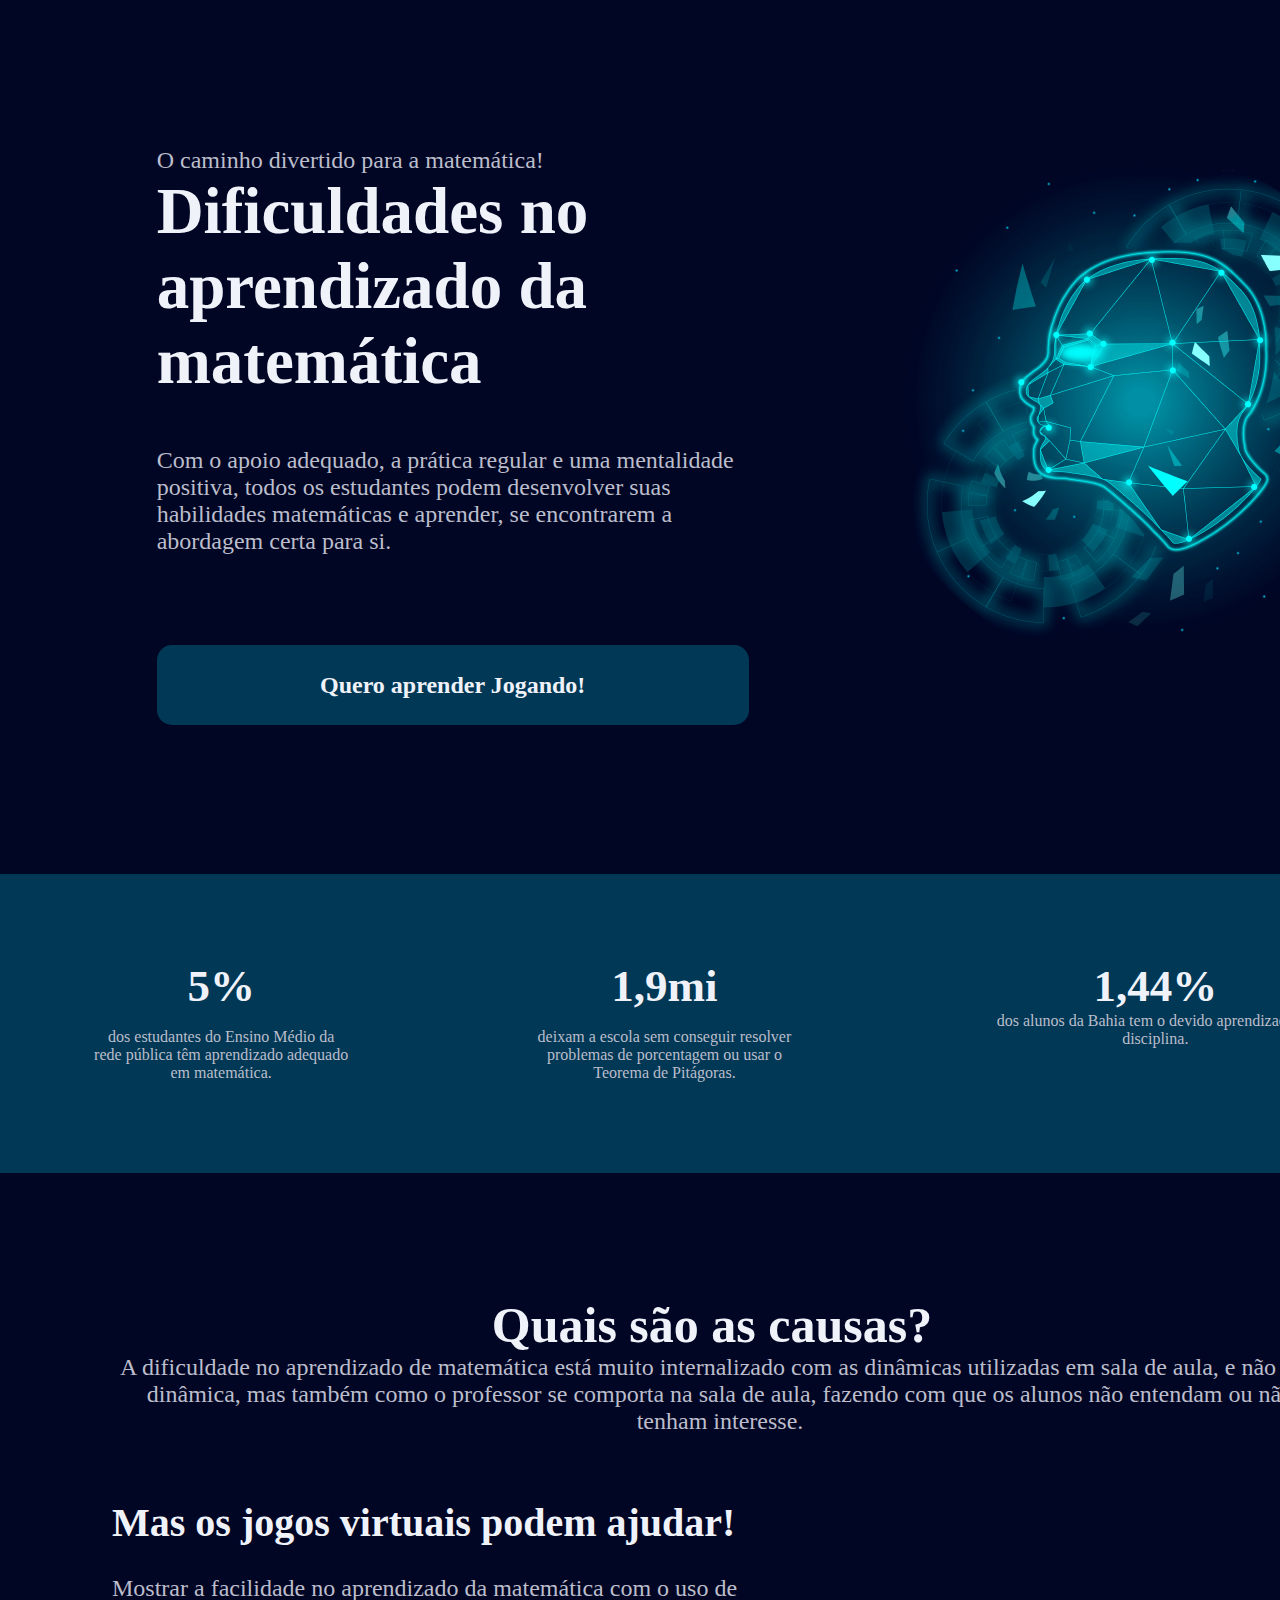
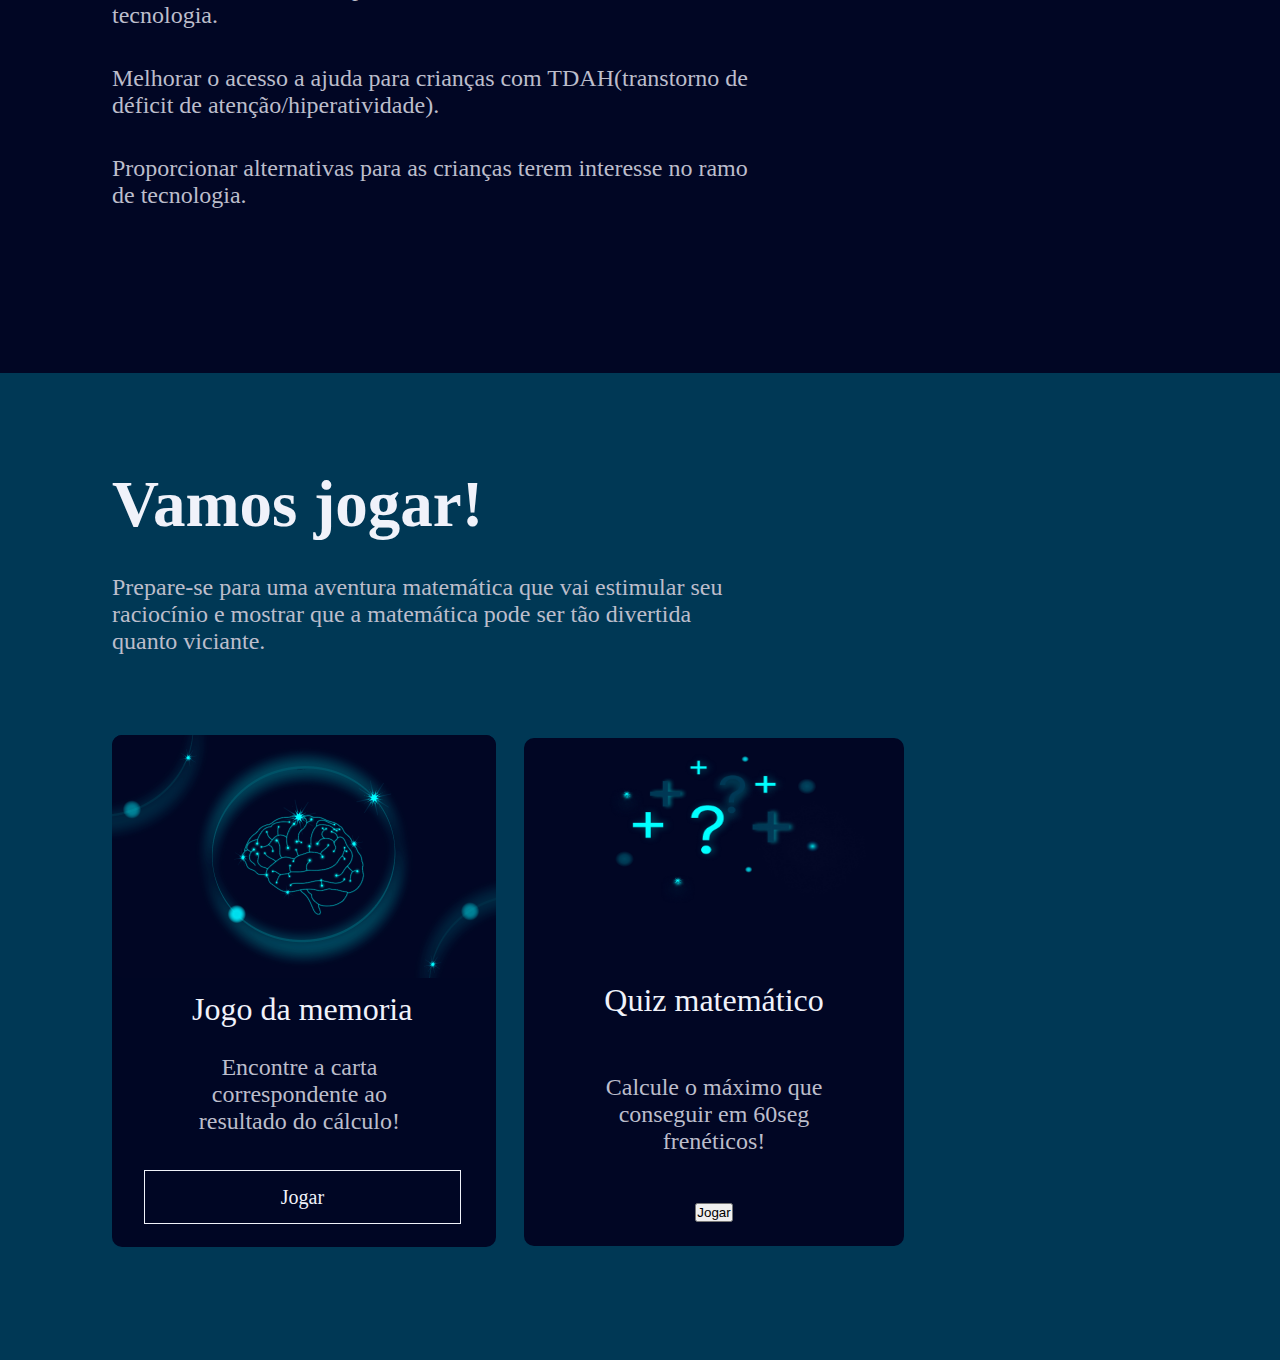
<file: index.html>
<!DOCTYPE html>
<html lang="en">
  <head>
    <meta charset="UTF-8" />
    <meta name="viewport" content="width=device-width, initial-scale=1.0" />
    <title>Trabalho de Iniciação científica</title>
    <link rel="stylesheet" href="index.css" />
  </head>
  <body>
    <div class="Hero">
      <div class="Container">
        <div class="content">
          <div class="Containerdeminitexto">
            <p class="minitexto">O caminho divertido para a matemática!</p>
          </div>

          <div class="containerDeTittle">
            <p class="tittle">Dificuldades no aprendizado da matemática</p>
          </div>

          <div class="ContainerTextoDeHero">
            <p class="TextodeHero">
              Com o apoio adequado, a prática regular e uma mentalidade
              positiva, todos os estudantes podem desenvolver suas habilidades
              matemáticas e aprender, se encontrarem a abordagem certa para si.
            </p>
          </div>

          <div class="Queroaprenderjogando">
            <button class="botao">
              <p class="textoDeBotao">Quero aprender Jogando!</p>
            </button>
          </div>
        </div>
        <img src="./images/4436007_93188.png">
      </div>
    </div>

    <div class="faixa1">
      <div class="agrupador">
        <div class="divdofaixa1">
          <p class="cincodofaixa1">5%</p>

          <p class="Primeirotextodofaixa1">
            dos estudantes do Ensino Médio da rede pública têm aprendizado
            adequado em matemática.
          </p>
        </div>

        <div class="div2dofaixa1">
          <p class="umdofaixa1">1,9mi</p>

          <p class="segundotextodofaixa1">
            deixam a escola sem conseguir resolver problemas de porcentagem ou
            usar o Teorema de Pitágoras.
          </p>
        </div>

        <div class="div3dafaixa1">
          <p class="segundo1dofaixa1">1,44%</p>

          <p class="terceirotextodofaixa1">
            dos alunos da Bahia tem o devido aprendizado da disciplina.
          </p>
        </div>
      </div>
    </div>

    <div class="causas">
      <div class="containertittle2">
        <p class="tittle2">Quais são as causas?</p>

        <p class="minitexto2">
          A dificuldade no aprendizado de matemática está muito internalizado
          com as dinâmicas utilizadas em sala de aula, e não só a dinâmica, mas
          também como o professor se comporta na sala de aula, fazendo com que
          os alunos não entendam ou não tenham interesse.
        </p>
      </div>

      <div class="masosjogosvirtuaispodemajudar">
        <div>
          <p class="tittle3">Mas os jogos virtuais podem ajudar!</p>
        </div>

        <div>
          <p class="frase1">
            Mostrar a facilidade no aprendizado da matemática com o uso de
            tecnologia.
          </p>

          <p class="frase2">
            Melhorar o acesso a ajuda para crianças com TDAH(transtorno de
            déficit de atenção/hiperatividade).
          </p>

          <p class="frase3">
            Proporcionar alternativas para as crianças terem interesse no ramo
            de tecnologia.
          </p>
        </div>
      </div>
    </div>

    <div class="vamosjogar">
      <div class="containervamosjogar">
        <div class="Vamosjogar!">
          <p class="tittle4">Vamos jogar!</p>
        </div>
        <div>
          <p class="minitexto3">
            Prepare-se para uma aventura matemática que vai estimular seu
            raciocínio e mostrar que a matemática pode ser tão divertida quanto
            viciante.
          </p>
        </div>
      </div>

      <div class="agrupador2">
        <div class="jogodamemoria">
          <img src="./images/Jogodamemoria.png" alt="" class="imagem" />

          <p class="tittle5">Jogo da memoria</p>

          <p class="minitexto4">
            Encontre a carta correspondente ao resultado do cálculo!
          </p>

          <div class="buttonmemoria">
            <button class="buttonofmemoria">Jogar</button>
          </div>
        </div>

        <div class="quiz">
          <div class="Quizmatematico">
            <img src="./images/Quizmatematico.png" alt="" class="imgquiz">

            <p class="tittle6">Quiz matemático</p>

            <p class="minitexto5">Calcule o máximo que conseguir em 60seg frenéticos!</p>

            <button>Jogar</button>
          </div>
        </div>
      </div>
    </div>
  </body>
</html>
</file>
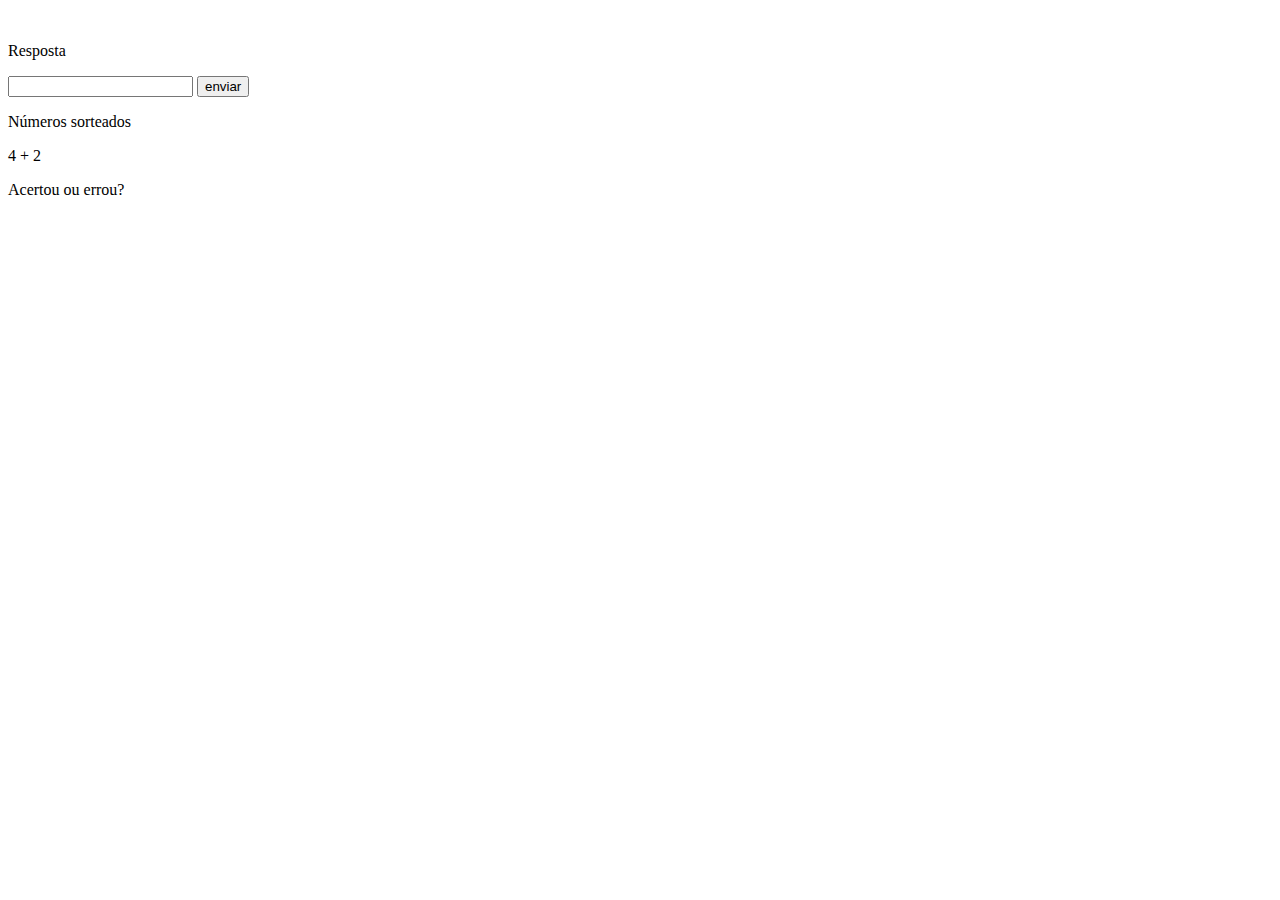
<file: jogo1.html>
<!DOCTYPE html>
<html lang="en">
<head>
    <meta charset="UTF-8">
    <meta name="viewport" content="width=device-width, initial-scale=1.0">
    <title>Document</title>
    <link rel="stylesheet" href="">
</head>
<body>
    <div>
        
        <form id="formulario">
            <span id="score"></span>
            <br>
            <p class="resposta">Resposta</p>  
            <input type="number" id="resposta">
            <input type="submit" id="enviar" value="enviar" >
          </form>
          <p>Números sorteados</p>
          <span id="numero1"></span>
          <span id="operador">+</span>
          <span id="numero2"></span>
          <br>
          <p>Acertou ou errou?</p>
          <span id="Msgacertoerrou"></span>
          <br>
          <span id="contador"></span>
          <button id="btn-reset" hidden>Button reset</button>
        
    </div>

   
   
      <script src="./jogo1.js"></script>
</body>
</html>
</file>
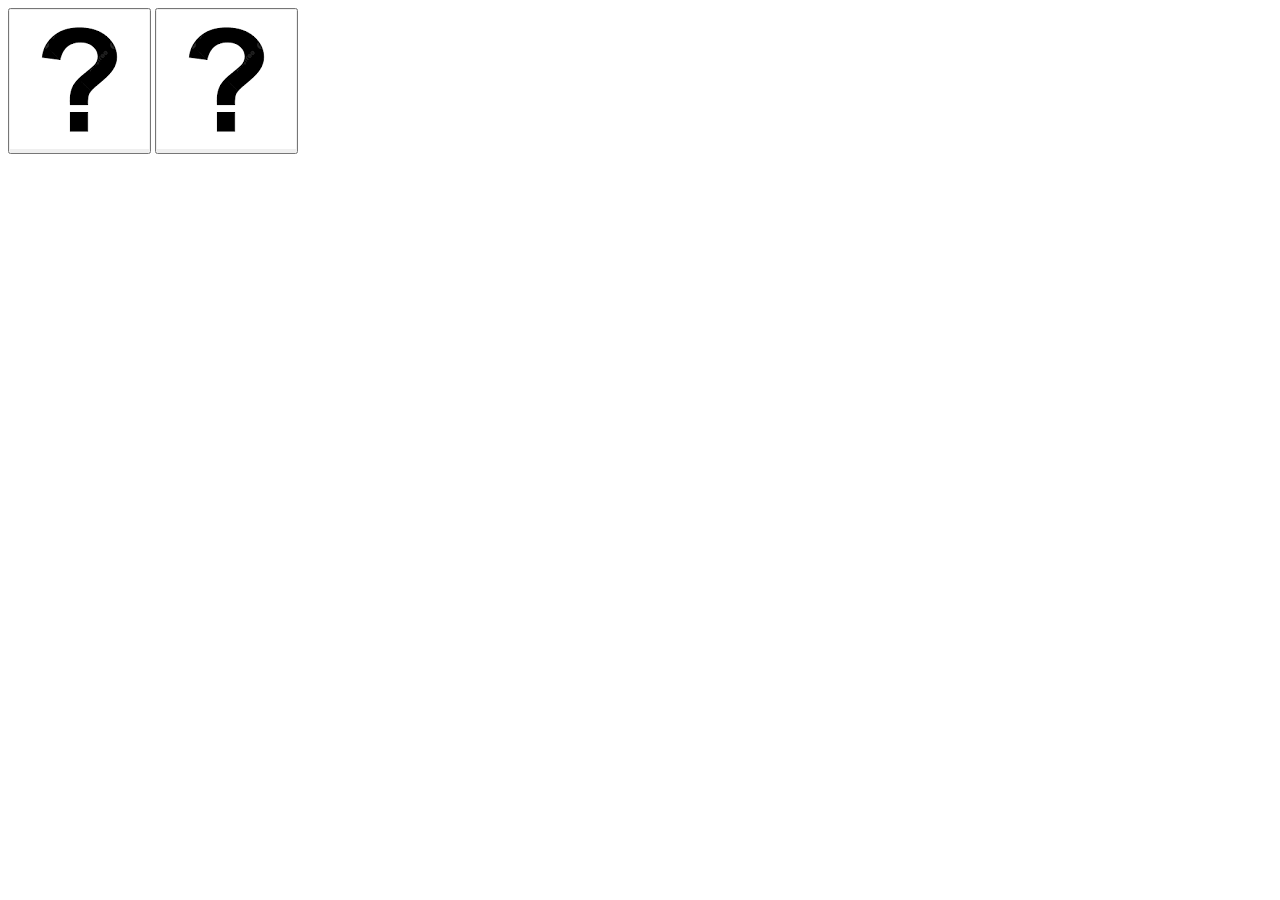
<file: jogo2.html>
<!DOCTYPE html>
<html lang="en">
<head>
    <meta charset="UTF-8">
    <meta name="viewport" content="width=device-width, initial-scale=1.0">
    <title>Document</title>
    <style>
       button{
        padding: 0;
       }
    </style>
</head>
<body>
    <span id="mensagem"></span>
    <span id="score" hidden></span>

    
    <button id="card">
        <img src="./images/Interrogação.png" alt="" class="interrogacao">
        <img src="./images/Raizde4.png" alt="" hidden id="image">
    </button>


    <button id="card2">
        <img src="./images/Interrogação.png" alt="" class="interrogacao1">
        <img src="./images/Numero2.png" alt="" hidden id="Number2">
    </button>


    <script src="./jogo2.js"></script>
</body>
</html>
</file>
<file: index.css>
* {
    margin: 0;
    padding: 0;
    box-sizing: border-box;
}




/*Página1*/

.Hero {
    background-color: #000624;
    width: 90rem;
    height:54.625rem ;
    
}

.Container {
    display: flex;
    flex-direction: row;
    justify-content: space-around;
    padding-top: 9.19rem;
}

.content {
    width: 624px;
    height: 360px;
    
    margin-left: 6.87rem;

}



.minitexto {
    color: #BCBDCB;
font-family: Inter;
font-size: 24px;
font-style: normal;
font-weight: 400;
line-height: normal;
}

.TextodeHero {
    color: #BCBDCB;
font-family: Inter;
font-size: 24px;
font-style: normal;
font-weight: 400;
line-height: normal;
}

.ContainerTextoDeHero {
    margin-top: 2.25rem;
}

.containerDeTittle {
    width: 39rem;
    height: 14.8125rem;
}

.tittle {
    color: #F0F2FA;
font-family: Inter;
font-size: 65px;
font-style: normal;
font-weight: 700;
line-height: normal;
}

.botao {
    background: #003855;
   
    margin-top: 2.81rem;
    height:5rem;
    width:37rem;
    padding: 1.625rem 9.4375rem 1.5625rem 9.4375rem;
    border: none;
    border-radius: 0.9375rem;
    padding-left: 9.44rem;
    padding-right: 9.44rem;
    
}

.Queroaprenderjogando {
    color: #F0F2FA;
font-family: Inter;
font-size: 1.5rem;
font-style: normal;
font-weight: 600;
line-height: normal;
margin-top: 2.81rem;


}

.textoDeBotao {
    color: #F0F2FA;
    font-family: Inter;
    font-size: 1.5rem;
    font-style: normal;
    font-weight: 600;
    line-height: normal;
}

.ImagemDeHero {
    
    width: 32.4375rem;
    height: 32.4375rem;
    
}

/*Faixa 1*/

.faixa1 {
    background: #003855;
    
    display: flex;
    width: 90rem;
    padding: 5.375rem 6.875rem;
    flex-direction: column;
    align-items: flex-start;
    gap: 0.625rem;
}

.agrupador {
    display: flex;
    align-items: flex-start;
    gap: 11.8125rem;
    margin-left: -1rem;
}
.divdofaixa1 {
    display: flex;
    flex-direction: column;
    align-items: center;
    gap: 1rem;
    width: 17.625rem;
   height: 7.9375rem;
   
    
}

.cincodofaixa1 {
    color: #F0F2FA;
text-align: center;
font-family: Inter;
font-size: 2.8125rem;
font-style: normal;
font-weight: 700;
line-height: normal;

}

.Primeirotextodofaixa1 {
    color: #BCBDCB;
text-align: center;
font-family: Inter;
font-size: 1rem;
font-style: normal;
font-weight: 400;
line-height: normal;
}

.div2dofaixa1 {
        display: flex;
        flex-direction: column;
        align-items: center;
        gap: 1rem;
        width: 17.625rem;
       height: 7.9375rem;
      
}

.umdofaixa1 {
    color: #F0F2FA;
text-align: center;
font-family: Inter;
font-size: 2.8125rem;
font-style: normal;
font-weight: 700;
line-height: normal;

}

.segundotextodofaixa1 {
    color: #BCBDCB;
text-align: center;
font-family: Inter;
font-size: 1rem;
font-style: normal;
font-weight: 400;
line-height: normal;

}

.div3dofaixa1 {
    display: flex;
    flex-direction: column;
    align-items: center;
    gap: 1rem;
    width: 17.625rem;
   height: 7.9375rem;
}

.segundo1dofaixa1 {
    color: #F0F2FA;
font-family: Inter;
font-size: 2.8125rem;
font-style: normal;
font-weight: 700;
line-height: normal;
text-align: center;

}

.terceirotextodofaixa1 {
    color: #BCBDCB;
    text-align: center;
    font-family: Inter;
    font-size: 1rem;
    font-style: normal;
    font-weight: 400;
    line-height: normal;
}

/*causas*/ 

.causas {
    width: 90rem;
    height: 50rem;
    background: var(--color-background, #010624);
}

.containertittle2 {
    padding-top: 7.69rem;
}

.tittle2 {
    width: 76rem;
    color: #F0F2FA;
text-align: center;
font-family: Inter;
font-size: 3.125rem;
font-style: normal;
font-weight: 600;
line-height: normal;
margin-left: 6.50rem;
}


.minitexto2 {
    width: 76rem;
height: 5.625rem;
flex-shrink: 0;
color: #BCBDCB;
text-align: center;
font-family: Inter;
font-size: 1.5rem;
font-style: normal;
font-weight: 400;
line-height: normal;
margin-left: 7rem;
}


.masosjogosvirtuaispodemajudar {
    
    width: 80rem;
    height: 22.8125rem;
    display: inline-flex;
    flex-direction: column;
    justify-content: flex-end;
    align-items: flex-start;
    gap: 1.8125rem;
    padding-left: 7rem;
    padding-right: 32.94rem;

}

.tittle3{
    width: 39rem;
    color: #F0F2FA;
    font-family: Inter;
    font-size: 2.5rem;
    font-style: normal;
    font-weight: 600;
    line-height: normal;
    padding-top: 6rem;
    
    padding-bottom: 1.81;
}

.frase1, .frase2, .frase3 {
    color: #BCBDCB;
font-family: Inter;
font-size: 1.5rem;
font-style: normal;
font-weight: 400;
line-height: normal;

}

.frase1, .frase2 {
    padding-bottom: 2.25rem;
}


/*VAMOSJOGAR*/

.vamosjogar {
    width: 90rem;
    height: 61.6875rem;
    background: #003855;
}

.containervamosjogar {
    padding-top: 5.88rem;
    padding-left: 7rem;
    padding-bottom: 2rem;
}
.tittle4 {
    width: 39rem;
    color: #F0F2FA;
font-family: Inter;
font-size: 4.0625rem;
font-style: normal;
font-weight: 700;
line-height: normal;
padding-bottom: 2rem;
}

.minitexto3 {
    width: 39rem;
    color: #BCBDCB;
font-family: Inter;
font-size: 1.5rem;
font-style: normal;
font-weight: 400;
line-height: normal;
}

.jogodamemoria {
   
height: 32rem;
flex-direction: column;
gap: 0.8125rem;
flex-shrink: 0;
background: #000624;
width:24rem ;
height: 32rem;
border-radius: 10px;
margin-left: 7rem;
margin-top: 3rem;
display:flex;
margin-right:1.76rem;
}

.imagem {
    width: 24rem;
    height: 15.1875rem;
    flex-shrink: 0;
    border-radius: 10px;
}


.tittle5 {
    color: #F0F2FA;

font-family: Inter;
font-size: 2rem;
font-style: normal;
font-weight: 500;
line-height: normal;
padding-bottom: 0.81rem;
margin-left: 5rem;
}



.minitexto4{
    width: 16.125rem;
    height: 5.4375rem;
    color: #BCBDCB;
text-align: center;
font-family: Inter;
font-size: 1.5rem;
font-style: normal;
font-weight: 400;
line-height: normal;
margin-left: 3.65rem;
margin-bottom: 1rem;
}

.buttonmemoria {
    display: flex;
    height: 3.3875rem;
    width: 19.8125rem;
    padding: 0.875rem 0rem 0.8125rem 0rem;
    justify-content: center;
    align-items: center;
    border: 1px solid #F0F2FA;
    margin-left: 2rem;
}

.buttonofmemoria {
   color: #F0F2FA;
   background: none;
   border: none;
font-family: Inter;
font-size: 1.25rem;
font-style: normal;
font-weight: 500;
line-height: normal;
}

.Quizmatematico {
display: inline-flex;
flex-direction: column;
align-items: center;
gap: 2.625rem;
width: 23.7355rem;
height: 31.73rem;
background: #010624;
border-radius: 10px;
flex: 1;
margin-top: 3.2rem;




}

.minitexto5 {
    height: 5.43rem;
    width: 16.125rem;
    color: #BCBDCB;
text-align: center;
font-family: Inter;
font-size: 1.5rem;
font-style: normal;
font-weight: 400;
line-height: normal;
}

.imgquiz {
    border-radius: 10px;
    width: 20.7355rem;
    height: 12.61181rem;
}

.agrupador2 {
    display: flex;
}

.tittle6 {
    color: #F0F2FA;
    text-align: center;
    font-family: Inter;
    font-size: 2rem;
    font-style: normal;
    font-weight: 500;
    line-height: normal;
    padding-bottom: 0.81rem;
   
}
</file>
